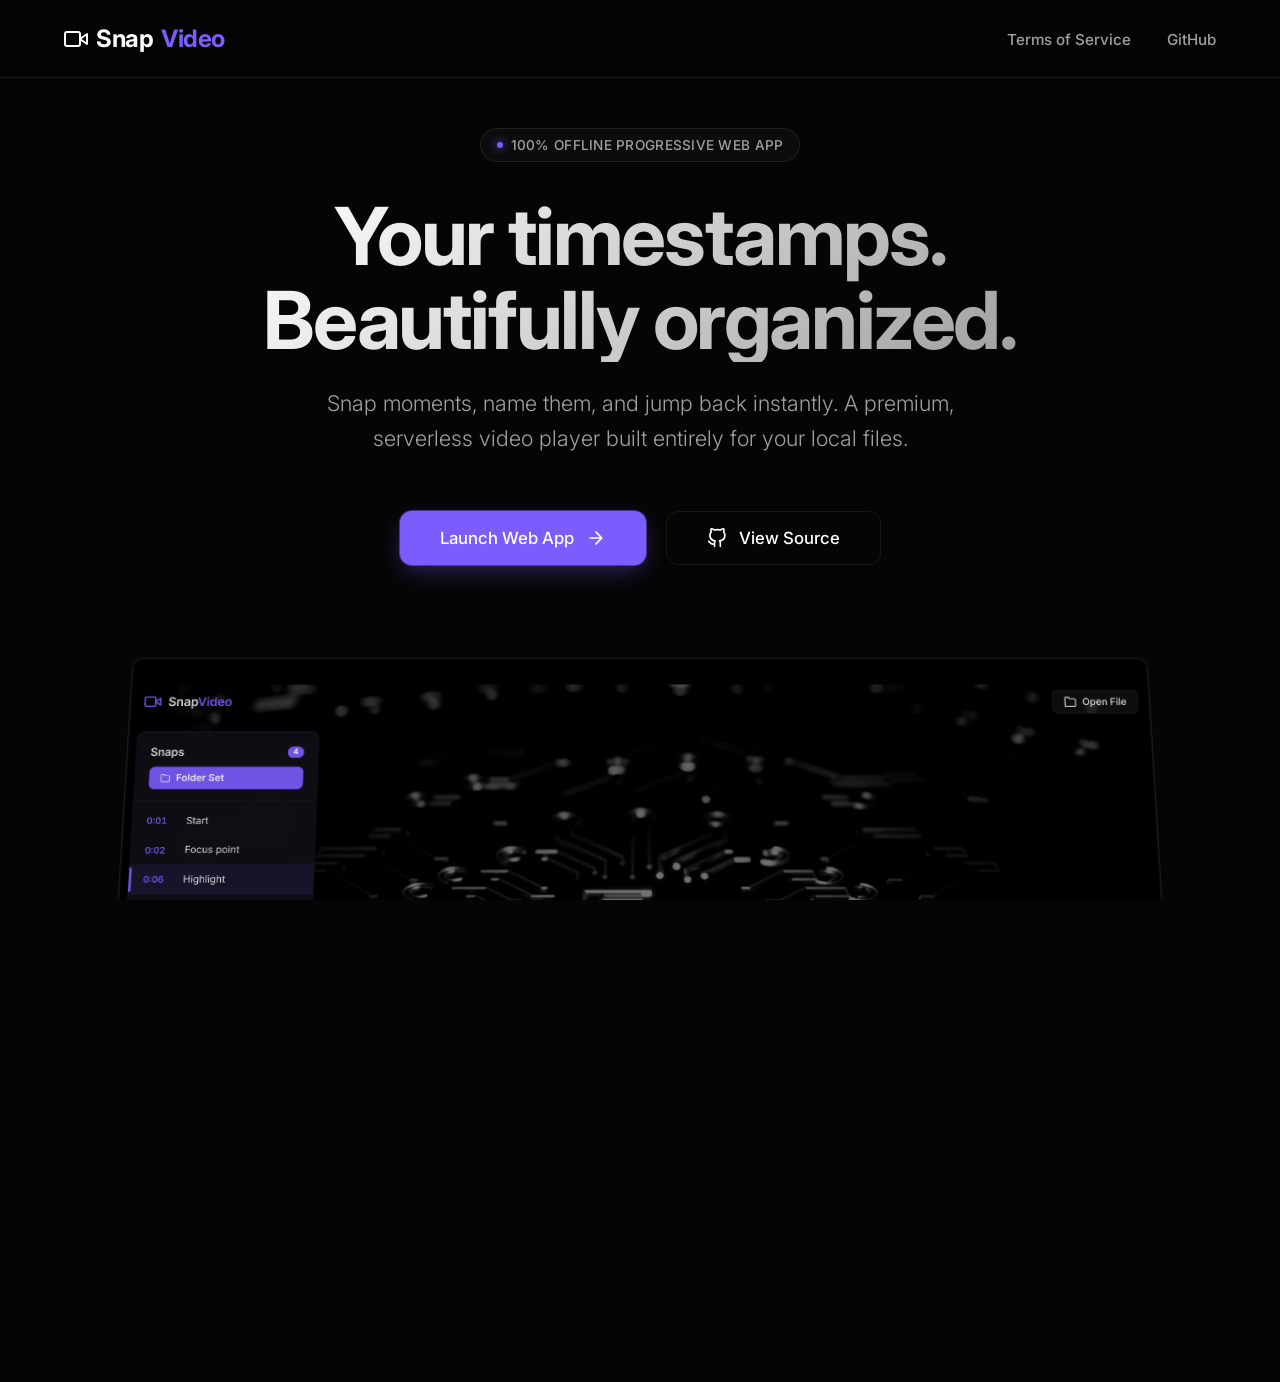
<file: index.html>
<!DOCTYPE html>
<html lang="en">

<head>
  <meta charset="UTF-8">
  <meta name="viewport" content="width=device-width, initial-scale=1.0">
  <title>SnapVideo — Timestamp Bookmark Player</title>
  <meta name="description"
    content="A minimalistic video player with timestamp bookmarking. Snap moments, name them, jump back instantly.">
  <meta name="author" content="Tanay Kumar Bera">
  <meta name="keywords" content="video player, timestamp bookmark, snapvideo, offline player, timestamps">
  <meta property="og:title" content="SnapVideo — Timestamp Bookmark Player">
  <meta property="og:description"
    content="A minimalistic video player with timestamp bookmarking. Snap moments, name them, jump back instantly.">
  <meta property="og:image" content="icons/icon-512.png">
  <meta property="og:url" content="https://tanaykumarbera.github.io/snap-video/">
  <meta name="twitter:card" content="summary_large_image">
  <meta name="theme-color" content="#7c5cfc">
  <link rel="icon" type="image/png" sizes="192x192" href="icons/icon-192.png">
  <link rel="preconnect" href="https://fonts.googleapis.com">
  <link rel="preconnect" href="https://fonts.gstatic.com" crossorigin>
  <link href="https://fonts.googleapis.com/css2?family=Inter:wght@300;400;500;600;700&display=swap" rel="stylesheet">
  <style>
    :root {
      --bg: #050505;
      --text: #ffffff;
      --text-muted: #a0a0a0;
      --accent: #7c5cfc;
      --accent-glow: rgba(124, 92, 252, 0.4);
      --surface: rgba(255, 255, 255, 0.03);
      --surface-border: rgba(255, 255, 255, 0.08);
    }

    * {
      box-sizing: border-box;
    }

    body,
    html {
      margin: 0;
      padding: 0;
      width: 100%;
      height: 100%;
      background-color: var(--bg);
      color: var(--text);
      font-family: 'Inter', sans-serif;
      overflow-x: hidden;
      scroll-behavior: smooth;
    }

    /* Animated background orbs */
    .bg-orbs {
      position: fixed;
      top: 0;
      left: 0;
      width: 100vw;
      height: 100vh;
      overflow: hidden;
      z-index: -1;
      pointer-events: none;
    }

    .orb {
      position: absolute;
      border-radius: 50%;
      filter: blur(120px);
      opacity: 0.5;
      animation: float 20s infinite ease-in-out alternate;
    }

    .orb-1 {
      top: -10%;
      left: -10%;
      width: 50vw;
      height: 50vw;
      background: rgba(124, 92, 252, 0.3);
      animation-delay: 0s;
    }

    .orb-2 {
      bottom: -20%;
      right: -10%;
      width: 60vw;
      height: 60vw;
      background: rgba(45, 20, 150, 0.3);
      animation-delay: -5s;
    }

    .orb-3 {
      top: 40%;
      left: 60%;
      width: 40vw;
      height: 40vw;
      background: rgba(200, 100, 255, 0.15);
      animation-delay: -10s;
    }

    @keyframes float {
      0% {
        transform: translate(0, 0) scale(1);
      }

      50% {
        transform: translate(5%, 10%) scale(1.1);
      }

      100% {
        transform: translate(-5%, -5%) scale(0.9);
      }
    }

    /* Header styling with glassmorphism */
    header {
      padding: 1.5rem 4rem;
      display: flex;
      justify-content: space-between;
      align-items: center;
      position: fixed;
      top: 0;
      width: 100%;
      z-index: 100;
      background: rgba(5, 5, 5, 0.5);
      backdrop-filter: blur(12px);
      -webkit-backdrop-filter: blur(12px);
      border-bottom: 1px solid var(--surface-border);
      transition: all 0.3s ease;
    }

    .brand {
      font-size: 1.5rem;
      font-weight: 700;
      display: flex;
      align-items: center;
      gap: 0.5rem;
      text-decoration: none;
      color: var(--text);
      letter-spacing: -0.02em;
    }

    .brand svg {
      color: var(--text);
    }

    .brand-accent {
      color: var(--accent);
    }

    .nav-links a {
      color: var(--text-muted);
      text-decoration: none;
      margin-left: 2rem;
      font-size: 0.95rem;
      font-weight: 500;
      transition: color 0.2s ease;
    }

    .nav-links a:hover {
      color: var(--text);
    }

    /* Main Hero Area */
    main {
      min-height: 100vh;
      display: flex;
      flex-direction: column;
      justify-content: center;
      align-items: center;
      text-align: center;
      padding: 8rem 2rem 4rem;
      position: relative;
    }

    /* Staggered text animations */
    .fade-up {
      opacity: 0;
      transform: translateY(30px);
      animation: fadeUpAnim 1s cubic-bezier(0.16, 1, 0.3, 1) forwards;
    }

    .delay-1 {
      animation-delay: 0.1s;
    }

    .delay-2 {
      animation-delay: 0.2s;
    }

    .delay-3 {
      animation-delay: 0.3s;
    }

    .delay-4 {
      animation-delay: 0.5s;
    }

    @keyframes fadeUpAnim {
      to {
        opacity: 1;
        transform: translateY(0);
      }
    }

    .pill {
      display: inline-flex;
      align-items: center;
      gap: 0.5rem;
      padding: 0.5rem 1rem;
      border-radius: 99px;
      background: var(--surface);
      border: 1px solid var(--surface-border);
      color: var(--text-muted);
      font-size: 0.85rem;
      font-weight: 500;
      margin-bottom: 2rem;
      letter-spacing: 0.02em;
      text-transform: uppercase;
    }

    .pill .dot {
      width: 6px;
      height: 6px;
      border-radius: 50%;
      background: var(--accent);
      box-shadow: 0 0 10px var(--accent);
    }

    h1 {
      font-size: 5rem;
      font-weight: 700;
      line-height: 1.05;
      margin: 0 0 1.5rem 0;
      max-width: 900px;
      letter-spacing: -0.03em;
      background: linear-gradient(135deg, #ffffff 0%, #a0a0a0 100%);
      -webkit-background-clip: text;
      background-clip: text;
      -webkit-text-fill-color: transparent;
    }

    p.subtitle {
      font-size: 1.35rem;
      color: var(--text-muted);
      max-width: 650px;
      margin: 0 auto 3.5rem auto;
      line-height: 1.6;
      font-weight: 300;
    }

    /* Buttons */
    .cta-container {
      display: flex;
      gap: 1.25rem;
      justify-content: center;
    }

    .btn {
      display: inline-flex;
      align-items: center;
      justify-content: center;
      padding: 1rem 2.5rem;
      font-size: 1.05rem;
      font-weight: 500;
      border-radius: 12px;
      text-decoration: none;
      transition: all 0.3s cubic-bezier(0.16, 1, 0.3, 1);
      cursor: pointer;
      border: none;
      gap: 0.75rem;
      position: relative;
      overflow: hidden;
    }

    .btn-primary {
      background-color: var(--accent);
      color: white;
      box-shadow: 0 0 0 1px rgba(124, 92, 252, 0.5), 0 8px 24px -4px var(--accent-glow);
    }

    .btn-primary::before {
      content: '';
      position: absolute;
      top: 0;
      left: 0;
      width: 100%;
      height: 100%;
      background: linear-gradient(rgba(255, 255, 255, 0.2), transparent);
      opacity: 0;
      transition: opacity 0.3s ease;
    }

    .btn-primary:hover {
      box-shadow: 0 0 0 1px rgba(124, 92, 252, 0.8), 0 12px 32px 0 var(--accent-glow);
      transform: translateY(-2px);
    }

    .btn-primary:hover::before {
      opacity: 1;
    }

    .btn-secondary {
      background-color: transparent;
      color: var(--text);
      border: 1px solid var(--surface-border);
      backdrop-filter: blur(10px);
    }

    .btn-secondary:hover {
      background-color: var(--surface);
      border-color: rgba(255, 255, 255, 0.2);
      transform: translateY(-2px);
    }

    /* 3D Floating Hero Image */
    .hero-mockup-wrapper {
      margin-top: 5rem;
      width: 100%;
      max-width: 1050px;
      perspective: 1200px;
    }

    .hero-mockup {
      width: 100%;
      aspect-ratio: 16 / 9;
      background: #000;
      border-radius: 12px;
      border: 1px solid rgba(255, 255, 255, 0.1);
      box-shadow: 0 25px 50px -12px rgba(0, 0, 0, 0.5);
      overflow: hidden;
      transform: rotateX(8deg);
      transition: transform 0.5s ease;
      animation: float-mockup 6s infinite ease-in-out alternate;
    }

    .hero-mockup:hover {
      transform: rotateX(2deg) rotateY(0deg) scale(1.02);
      animation-play-state: paused;
    }

    @keyframes float-mockup {
      0% {
        transform: translateY(0px) rotateX(8deg);
      }

      100% {
        transform: translateY(-15px) rotateX(6deg);
      }
    }

    .hero-mockup-inner {
      border-radius: 12px;
      overflow: hidden;
      background: #000;
      position: relative;
      aspect-ratio: 16/9;
      display: flex;
      align-items: center;
      justify-content: center;
    }

    .hero-mockup-inner::after {
      content: '';
      position: absolute;
      top: 0;
      left: 0;
      right: 0;
      bottom: 0;
      box-shadow: inset 0 0 0 1px rgba(255, 255, 255, 0.05);
      pointer-events: none;
      border-radius: 12px;
    }

    .mockup-img {
      width: 100%;
      height: 100%;
      object-fit: contain;
      opacity: 0.9;
    }

    @media (max-width: 768px) {
      header {
        padding: 1.25rem 2rem;
      }

      h1 {
        font-size: 3rem;
      }

      p.subtitle {
        font-size: 1.15rem;
      }

      .cta-container {
        flex-direction: column;
        width: 100%;
        max-width: 300px;
        margin: 0 auto;
      }

      .nav-links {
        display: none;
      }

      .hero-mockup {
        transform: none !important;
        animation: none !important;
      }
    }
  </style>
</head>

<body>

  <!-- Animated Orbs Background -->
  <div class="bg-orbs">
    <div class="orb orb-1"></div>
    <div class="orb orb-2"></div>
    <div class="orb orb-3"></div>
  </div>

  <header>
    <a href="#" class="brand">
      <svg width="24" height="24" viewBox="0 0 24 24" fill="none" stroke="currentColor" stroke-width="2"
        stroke-linecap="round" stroke-linejoin="round">
        <polygon points="23 7 16 12 23 17 23 7" />
        <rect x="1" y="5" width="15" height="14" rx="2" ry="2" />
      </svg>
      Snap<span class="brand-accent">Video</span>
    </a>
    <nav class="nav-links">
      <a href="terms.html">Terms of Service</a>
      <a href="https://github.com/tanaykumarbera/snap-video" target="_blank" rel="noopener">GitHub</a>
    </nav>
  </header>

  <main>
    <div class="pill fade-up delay-1">
      <span class="dot"></span> 100% Offline Progressive Web App
    </div>

    <h1 class="fade-up delay-2">Your timestamps. <br>Beautifully organized.</h1>

    <p class="subtitle fade-up delay-3">
      Snap moments, name them, and jump back instantly.
      A premium, serverless video player built entirely for your local files.
    </p>

    <div class="cta-container fade-up delay-4">
      <a href="app/" class="btn btn-primary">
        Launch Web App
        <svg width="20" height="20" viewBox="0 0 24 24" fill="none" stroke="currentColor" stroke-width="2"
          stroke-linecap="round" stroke-linejoin="round">
          <path d="M5 12h14M12 5l7 7-7 7" />
        </svg>
      </a>
      <a href="https://github.com/tanaykumarbera/snap-video" class="btn btn-secondary" target="_blank" rel="noopener">
        <svg width="20" height="20" viewBox="0 0 24 24" fill="none" stroke="currentColor" stroke-width="2"
          stroke-linecap="round" stroke-linejoin="round">
          <path
            d="M9 19c-5 1.5-5-2.5-7-3m14 6v-3.87a3.37 3.37 0 0 0-.94-2.61c3.14-.35 6.44-1.54 6.44-7A5.44 5.44 0 0 0 20 4.77 5.07 5.07 0 0 0 19.91 1S18.73.65 16 2.48a13.38 13.38 0 0 0-7 0C6.27.65 5.09 1 5.09 1A5.07 5.07 0 0 0 5 4.77a5.44 5.44 0 0 0-1.5 3.78c0 5.42 3.3 6.61 6.44 7A3.37 3.37 0 0 0 9 18.13V22" />
        </svg>
        View Source
      </a>
    </div>

    <!-- 3D Floating Mockup -->
    <div class="hero-mockup-wrapper fade-up delay-4">
      <div class="hero-mockup">
        <div class="hero-mockup-inner">
          <img src="screenshots/player.png" alt="SnapVideo Editor Preview" class="mockup-img"
            onerror="this.src='data:image/svg+xml;utf8,<svg xmlns=\'http://www.w3.org/2000/svg\' viewBox=\'0 0 16 9\'><rect width=\'16\' height=\'9\' fill=\'%23111\'/><text x=\'50%\' y=\'50%\' font-family=\'sans-serif\' font-size=\'0.5\' fill=\'%23666\' text-anchor=\'middle\' dy=\'.3em\'>App Preview Screenshot</text></svg>'">
        </div>
      </div>
    </div>
  </main>

  <footer
    style="text-align: center; padding: 2rem; color: var(--text-muted); font-size: 0.9rem; position: relative; z-index: 10;">
    💜 <a href="https://tanay.co" target="_blank" rel="noopener"
      style="color: var(--accent); text-decoration: none; font-weight: 500;">@tanay</a>
  </footer>

  <script>
    // Enhance 3D effect on mouse move
    const wrapper = document.querySelector('.hero-mockup-wrapper');
    const mockup = document.querySelector('.hero-mockup');
    const bgOrbs = document.querySelector('.bg-orbs');

    if (window.innerWidth > 768) {
      document.addEventListener('mousemove', (e) => {
        const xAxis = (window.innerWidth / 2 - e.pageX) / 40;
        const yAxis = (window.innerHeight / 2 - e.pageY) / 40;

        if (mockup) {
          mockup.style.animation = 'none';
          mockup.style.transform = `rotateY(${xAxis}deg) rotateX(${yAxis + 8}deg)`;
        }

        if (bgOrbs) {
          bgOrbs.style.transform = `translate(${xAxis * -4}px, ${yAxis * -4}px)`;
        }
      });

      document.addEventListener('mouseleave', () => {
        if (mockup) {
          mockup.style.animation = '';
          mockup.style.transform = `rotateY(0deg) rotateX(8deg)`;
          mockup.style.transition = 'transform 0.5s ease';
        }
        if (bgOrbs) {
          bgOrbs.style.transform = `translate(0px, 0px)`;
          bgOrbs.style.transition = 'transform 0.5s ease';
        }
      });

      document.addEventListener('mouseenter', () => {
        if (mockup) mockup.style.transition = 'none';
        if (bgOrbs) bgOrbs.style.transition = 'none';
      });
    }

    // Simple click to open App
    if (wrapper) {
      wrapper.style.cursor = 'pointer';
      wrapper.addEventListener('click', () => {
        window.location.href = 'app/';
      });
    }
  </script>
</body>

</html>
</file>
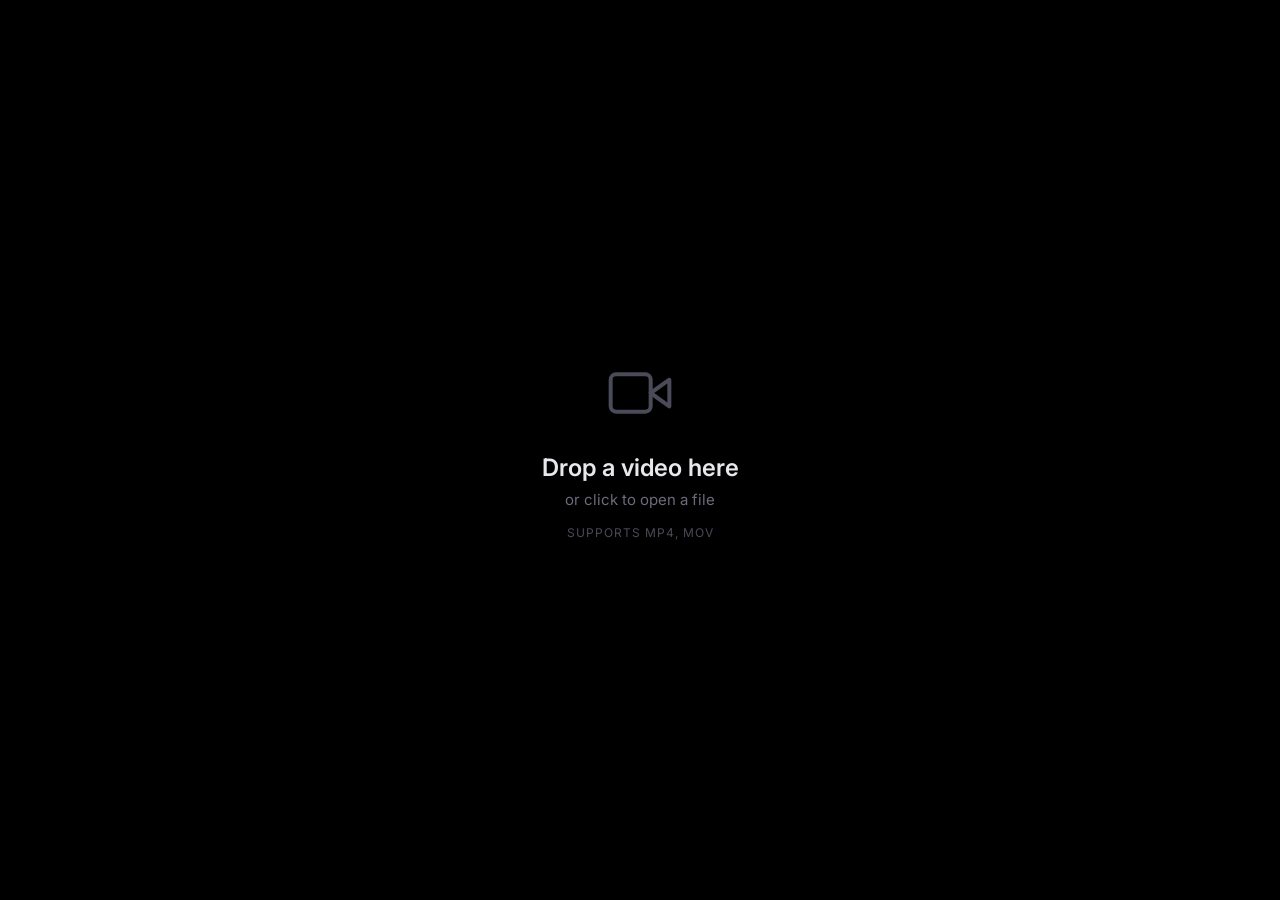
<file: app/index.html>
<!DOCTYPE html>
<html lang="en">

<head>
  <meta charset="UTF-8">
  <meta name="viewport" content="width=device-width, initial-scale=1.0">
  <title>SnapVideo — Timestamp Bookmark Player</title>
  <meta name="description"
    content="A minimalistic video player with timestamp bookmarking. Snap moments, name them, jump back instantly.">
  <meta name="theme-color" content="#7c5cfc">
  <meta name="apple-mobile-web-app-capable" content="yes">
  <meta name="apple-mobile-web-app-status-bar-style" content="black-translucent">
  <link rel="manifest" href="../manifest.json">
  <link rel="icon" type="image/png" sizes="192x192" href="../icons/icon-192.png">
  <link rel="apple-touch-icon" href="../icons/icon-192.png">
  <link rel="preconnect" href="https://fonts.googleapis.com">
  <link rel="preconnect" href="https://fonts.gstatic.com" crossorigin>
  <link href="https://fonts.googleapis.com/css2?family=Inter:wght@400;500;600;700&display=swap" rel="stylesheet">
  <link rel="stylesheet" href="../styles.css">
</head>

<body>
  <!-- ═══ VIDEO LAYER (always fullscreen) ═══ -->
  <video id="video" playsinline></video>

  <!-- ═══ DROP ZONE (shown when no video loaded) ═══ -->
  <div id="dropZone" class="drop-zone">
    <div class="drop-zone__content">
      <div class="drop-zone__icon">
        <svg width="64" height="64" viewBox="0 0 24 24" fill="none" stroke="currentColor" stroke-width="1.5"
          stroke-linecap="round" stroke-linejoin="round">
          <polygon points="23 7 16 12 23 17 23 7" />
          <rect x="1" y="5" width="15" height="14" rx="2" ry="2" />
        </svg>
      </div>
      <h2 class="drop-zone__title">Drop a video here</h2>
      <p class="drop-zone__subtitle">or click to open a file</p>
      <p class="drop-zone__formats">Supports MP4, MOV</p>
    </div>
  </div>

  <!-- ═══ TINT OVERLAY (dark overlay when controls visible) ═══ -->
  <div id="tintOverlay" class="tint-overlay"></div>

  <!-- ═══ TOP BAR ═══ -->
  <header id="topBar" class="top-bar">
    <div class="top-bar__brand">
      <svg class="top-bar__icon" width="24" height="24" viewBox="0 0 24 24" fill="none" stroke="currentColor"
        stroke-width="2" stroke-linecap="round" stroke-linejoin="round">
        <polygon points="23 7 16 12 23 17 23 7" />
        <rect x="1" y="5" width="15" height="14" rx="2" ry="2" />
      </svg>
      <span class="top-bar__name">Snap<span class="top-bar__name--accent">Video</span></span>
    </div>
    <button id="openFileBtn" class="btn btn--ghost">
      <svg width="18" height="18" viewBox="0 0 24 24" fill="none" stroke="currentColor" stroke-width="2"
        stroke-linecap="round" stroke-linejoin="round">
        <path d="M22 19a2 2 0 0 1-2 2H4a2 2 0 0 1-2-2V5a2 2 0 0 1 2-2h5l2 3h9a2 2 0 0 1 2 2z" />
      </svg>
      Open File
    </button>
  </header>

  <!-- ═══ LEFT SNAP PANEL ═══ -->
  <aside id="snapPanel" class="snap-panel">
    <div class="snap-panel__header">
      <div class="snap-panel__header-top">
        <h3 class="snap-panel__title">Snaps</h3>
        <span id="snapCount" class="snap-panel__count">0</span>
      </div>
      <button id="setFolderBtn" class="btn btn--tiny btn--ghost" title="Set snap storage folder">
        <svg width="14" height="14" viewBox="0 0 24 24" fill="none" stroke="currentColor" stroke-width="2"
          stroke-linecap="round" stroke-linejoin="round">
          <path d="M22 19a2 2 0 0 1-2 2H4a2 2 0 0 1-2-2V5a2 2 0 0 1 2-2h5l2 3h9a2 2 0 0 1 2 2z" />
        </svg>
        <span id="folderStatus">Set Folder</span>
      </button>
    </div>
    <div id="snapList" class="snap-panel__list">
      <div class="snap-panel__empty">
        <p>No snaps yet</p>
        <p class="snap-panel__empty-hint">Click 📸 to bookmark a moment</p>
      </div>
    </div>
    <div class="snap-panel__footer">
      <span class="snap-panel__toggle-label">Autoplay on Jump</span>
      <label class="toggle" id="autoplayToggle">
        <input type="checkbox" id="autoplayCheckbox" checked>
        <span class="toggle__slider"></span>
      </label>
    </div>
  </aside>

  <!-- ═══ LEFT EDGE HOVER ZONE (invisible trigger) ═══ -->
  <div id="leftEdge" class="left-edge-trigger"></div>

  <!-- ═══ BOTTOM EDGE HOVER ZONE (invisible trigger) ═══ -->
  <div id="bottomEdge" class="bottom-edge-trigger"></div>

  <!-- ═══ BOTTOM CONTROLS ═══ -->
  <div id="bottomControls" class="bottom-controls">
    <!-- Seek bar -->
    <div class="seek-bar-container">
      <div id="seekBarTrack" class="seek-bar__track">
        <div id="seekBarBuffered" class="seek-bar__buffered"></div>
        <div id="seekBarFill" class="seek-bar__fill"></div>
        <div id="seekBarThumb" class="seek-bar__thumb"></div>
      </div>
      <div id="seekTooltip" class="seek-bar__tooltip">0:00</div>
    </div>

    <!-- Controls row -->
    <div class="controls-row">
      <!-- Left: time -->
      <div class="controls-row__left">
        <span id="timeDisplay" class="time-display">0:00 / 0:00</span>
      </div>

      <!-- Center: playback -->
      <div class="controls-row__center">
        <button id="skipBackBtn" class="btn btn--control" title="Back 10s">
          <svg width="22" height="22" viewBox="0 0 24 24" fill="none" stroke="currentColor" stroke-width="2"
            stroke-linecap="round" stroke-linejoin="round">
            <polyline points="1 4 1 10 7 10" />
            <path d="M3.51 15a9 9 0 1 0 2.13-9.36L1 10" />
          </svg>
          <span class="btn__label">10</span>
        </button>
        <button id="playPauseBtn" class="btn btn--play" title="Play / Pause">
          <svg id="playIcon" width="28" height="28" viewBox="0 0 24 24" fill="currentColor">
            <polygon points="5 3 19 12 5 21 5 3" />
          </svg>
          <svg id="pauseIcon" width="28" height="28" viewBox="0 0 24 24" fill="currentColor" style="display:none">
            <rect x="6" y="4" width="4" height="16" />
            <rect x="14" y="4" width="4" height="16" />
          </svg>
        </button>
        <button id="skipForwardBtn" class="btn btn--control" title="Forward 10s">
          <svg width="22" height="22" viewBox="0 0 24 24" fill="none" stroke="currentColor" stroke-width="2"
            stroke-linecap="round" stroke-linejoin="round">
            <polyline points="23 4 23 10 17 10" />
            <path d="M20.49 15a9 9 0 1 1-2.12-9.36L23 10" />
          </svg>
          <span class="btn__label">10</span>
        </button>
      </div>

      <!-- Right: snap + speed -->
      <div class="controls-row__right">
        <button id="snapBtn" class="btn btn--snap" title="Snap this moment">
          <svg width="20" height="20" viewBox="0 0 24 24" fill="none" stroke="currentColor" stroke-width="2"
            stroke-linecap="round" stroke-linejoin="round">
            <path d="M23 19a2 2 0 0 1-2 2H3a2 2 0 0 1-2-2V8a2 2 0 0 1 2-2h4l2-3h6l2 3h4a2 2 0 0 1 2 2z" />
            <circle cx="12" cy="13" r="4" />
          </svg>
          <span>Snap</span>
        </button>
        <div id="speedSelector" class="speed-selector">
          <button id="speedBtn" class="btn btn--speed" title="Playback speed">1x</button>
          <div id="speedMenu" class="speed-selector__menu">
            <button data-speed="0.5">0.5×</button>
            <button data-speed="1" class="active">1×</button>
            <button data-speed="1.5">1.5×</button>
            <button data-speed="2">2×</button>
            <button data-speed="3">3×</button>
          </div>
        </div>
        <button id="fullscreenBtn" class="btn btn--control" title="Toggle fullscreen">
          <svg id="fsExpandIcon" width="20" height="20" viewBox="0 0 24 24" fill="none" stroke="currentColor"
            stroke-width="2" stroke-linecap="round" stroke-linejoin="round">
            <polyline points="15 3 21 3 21 9" />
            <polyline points="9 21 3 21 3 15" />
            <line x1="21" y1="3" x2="14" y2="10" />
            <line x1="3" y1="21" x2="10" y2="14" />
          </svg>
          <svg id="fsCompressIcon" width="20" height="20" viewBox="0 0 24 24" fill="none" stroke="currentColor"
            stroke-width="2" stroke-linecap="round" stroke-linejoin="round" style="display:none">
            <polyline points="4 14 10 14 10 20" />
            <polyline points="20 10 14 10 14 4" />
            <line x1="14" y1="10" x2="21" y2="3" />
            <line x1="3" y1="21" x2="10" y2="14" />
          </svg>
        </button>
      </div>
    </div>
  </div>

  <!-- ═══ SNAP MODAL ═══ -->
  <div id="snapModal" class="modal-overlay">
    <div class="modal">
      <div class="modal__header">
        <h3 class="modal__title">Snap this moment</h3>
        <span id="modalTimestamp" class="modal__timestamp">0:00</span>
      </div>
      <input id="snapNameInput" class="modal__input" type="text" placeholder="Name this moment..." maxlength="80"
        autocomplete="off">
      <div class="modal__actions">
        <button id="modalCancelBtn" class="btn btn--ghost">Cancel</button>
        <button id="modalSnapBtn" class="btn btn--accent">
          Snap It
          <svg width="16" height="16" viewBox="0 0 24 24" fill="none" stroke="currentColor" stroke-width="3"
            stroke-linecap="round" stroke-linejoin="round">
            <polyline points="20 6 9 17 4 12" />
          </svg>
        </button>
      </div>
    </div>
  </div>

  <!-- Hidden file input -->
  <input type="file" id="fileInput" accept="video/mp4,video/quicktime,.mp4,.mov" hidden>

  <div id="playbackStatus" class="playback-status"></div>

  <script src="../app.js"></script>
  <script>
    if ('serviceWorker' in navigator) {
      window.addEventListener('load', () => {
        navigator.serviceWorker.register('/service-worker.js')
          .then(reg => console.log('Service Worker registered:', reg))
          .catch(err => console.log('Service Worker registration failed:', err));
      });
    }
  </script>
</body>

</html>
</file>
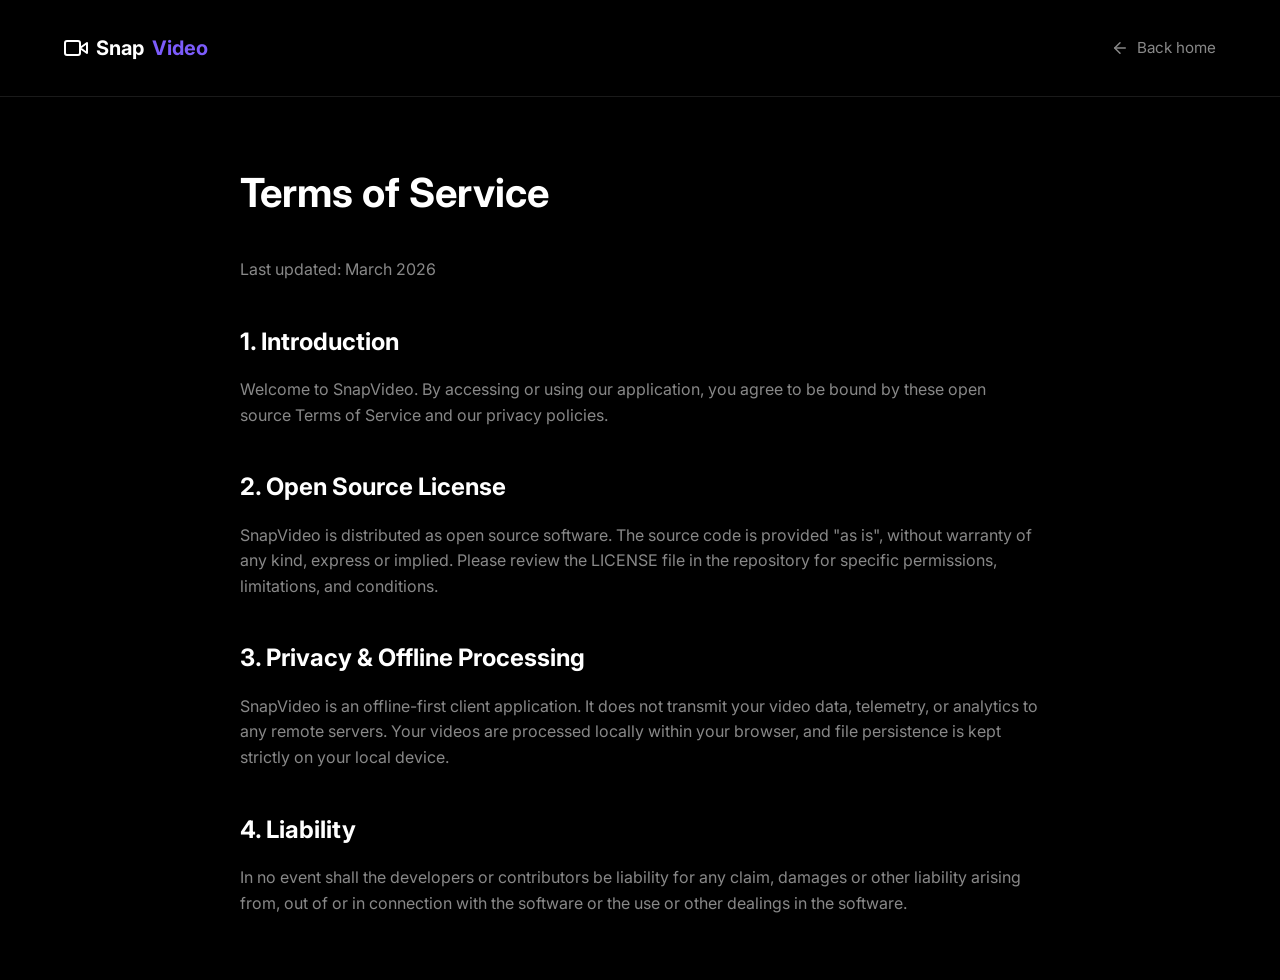
<file: terms.html>
<!DOCTYPE html>
<html lang="en">
<head>
  <meta charset="UTF-8">
  <meta name="viewport" content="width=device-width, initial-scale=1.0">
  <title>Terms — SnapVideo</title>
  <meta name="theme-color" content="#7c5cfc">
  <link rel="preconnect" href="https://fonts.googleapis.com">
  <link rel="preconnect" href="https://fonts.gstatic.com" crossorigin>
  <link href="https://fonts.googleapis.com/css2?family=Inter:wght@400;500;600;700&display=swap" rel="stylesheet">
  <style>
    :root {
      --bg: #000000;
      --bg-surface: #111111;
      --text: #ffffff;
      --text-muted: #888888;
      --accent: #7c5cfc;
    }
    body, html {
      margin: 0;
      padding: 0;
      min-height: 100%;
      background-color: var(--bg);
      color: var(--text);
      font-family: 'Inter', sans-serif;
      line-height: 1.6;
    }
    
    header {
      padding: 2rem 4rem;
      border-bottom: 1px solid rgba(255, 255, 255, 0.1);
      display: flex;
      justify-content: space-between;
      align-items: center;
    }
    
    .brand {
      font-size: 1.25rem;
      font-weight: 700;
      display: flex;
      align-items: center;
      gap: 0.5rem;
      text-decoration: none;
      color: var(--text);
    }
    .brand-accent {
      color: var(--accent);
    }
    
    main {
      max-width: 800px;
      margin: 4rem auto;
      padding: 0 2rem;
    }

    h1 {
      font-size: 2.5rem;
      margin-bottom: 2rem;
    }

    h2 {
      font-size: 1.5rem;
      margin-top: 2.5rem;
      margin-bottom: 1rem;
      color: var(--text);
    }

    p {
      color: var(--text-muted);
      margin-bottom: 1rem;
    }

    .back-btn {
      display: inline-flex;
      align-items: center;
      gap: 0.5rem;
      color: var(--text-muted);
      text-decoration: none;
      font-size: 0.95rem;
      transition: color 0.2s;
    }
    .back-btn:hover {
      color: var(--text);
    }
  </style>
</head>
<body>

  <header>
    <a href="landing.html" class="brand">
      <svg width="24" height="24" viewBox="0 0 24 24" fill="none" stroke="currentColor" stroke-width="2" stroke-linecap="round" stroke-linejoin="round">
        <polygon points="23 7 16 12 23 17 23 7" />
        <rect x="1" y="5" width="15" height="14" rx="2" ry="2" />
      </svg>
      Snap<span class="brand-accent">Video</span>
    </a>
    <a href="landing.html" class="back-btn">
      <svg width="18" height="18" viewBox="0 0 24 24" fill="none" stroke="currentColor" stroke-width="2" stroke-linecap="round" stroke-linejoin="round">
        <line x1="19" y1="12" x2="5" y2="12"></line>
        <polyline points="12 19 5 12 12 5"></polyline>
      </svg>
      Back home
    </a>
  </header>

  <main>
    <h1>Terms of Service</h1>
    <p>Last updated: March 2026</p>

    <h2>1. Introduction</h2>
    <p>Welcome to SnapVideo. By accessing or using our application, you agree to be bound by these open source Terms of Service and our privacy policies.</p>

    <h2>2. Open Source License</h2>
    <p>SnapVideo is distributed as open source software. The source code is provided "as is", without warranty of any kind, express or implied. Please review the LICENSE file in the repository for specific permissions, limitations, and conditions.</p>

    <h2>3. Privacy & Offline Processing</h2>
    <p>SnapVideo is an offline-first client application. It does not transmit your video data, telemetry, or analytics to any remote servers. Your videos are processed locally within your browser, and file persistence is kept strictly on your local device.</p>

    <h2>4. Liability</h2>
    <p>In no event shall the developers or contributors be liability for any claim, damages or other liability arising from, out of or in connection with the software or the use or other dealings in the software.</p>
  </main>

</body>
</html>
</file>
<file: styles.css>
/* ═══════════════════════════════════════════════════
   SnapVideo — Styles
   Fullscreen-first, glassmorphism, auto-hiding UI
   ═══════════════════════════════════════════════════ */

/* ─── Design Tokens ─── */
:root {
  --bg: #000;
  --surface: rgba(20, 20, 30, 0.75);
  --surface-hover: rgba(30, 30, 45, 0.85);
  --accent: #7c5cfc;
  --accent-glow: rgba(124, 92, 252, 0.3);
  --accent-hover: #9178ff;
  --text: #e8e8ec;
  --text-secondary: #6b6b7b;
  --text-dim: #4a4a58;
  --border: rgba(255, 255, 255, 0.08);
  --border-light: rgba(255, 255, 255, 0.12);
  --tint: rgba(0, 0, 0, 0.5);
  --radius: 12px;
  --radius-sm: 8px;
  --radius-xs: 6px;
  --blur: blur(24px);
  --transition: 0.35s cubic-bezier(0.4, 0, 0.2, 1);
  --transition-fast: 0.2s cubic-bezier(0.4, 0, 0.2, 1);
}

/* ─── Reset ─── */
*,
*::before,
*::after {
  margin: 0;
  padding: 0;
  box-sizing: border-box;
}

html,
body {
  width: 100%;
  height: 100%;
  overflow: hidden;
  background: var(--bg);
  font-family: 'Inter', -apple-system, BlinkMacSystemFont, sans-serif;
  color: var(--text);
  cursor: none;
  user-select: none;
  -webkit-font-smoothing: antialiased;
}

body.has-cursor {
  cursor: default;
}

body.controls-visible {
  cursor: default;
}

/* ─── Video (full viewport) ─── */
#video {
  position: fixed;
  top: 0;
  left: 0;
  width: 100%;
  height: 100%;
  object-fit: contain;
  background: #000;
  z-index: 1;
}

/* ─── Drop Zone ─── */
.drop-zone {
  position: fixed;
  inset: 0;
  z-index: 100;
  display: flex;
  align-items: center;
  justify-content: center;
  background: var(--bg);
  cursor: pointer;
  transition: background var(--transition);
}

.drop-zone.hidden {
  display: none;
}

.drop-zone.drag-over {
  background: rgba(124, 92, 252, 0.05);
}

.drop-zone__content {
  text-align: center;
}

.drop-zone__icon {
  color: var(--text-dim);
  margin-bottom: 24px;
  transition: color var(--transition), transform var(--transition);
}

.drop-zone.drag-over .drop-zone__icon {
  color: var(--accent);
  transform: scale(1.1);
}

.drop-zone__title {
  font-size: 24px;
  font-weight: 600;
  color: var(--text);
  margin-bottom: 8px;
}

.drop-zone__subtitle {
  font-size: 15px;
  color: var(--text-secondary);
  margin-bottom: 16px;
}

.drop-zone__formats {
  font-size: 12px;
  color: var(--text-dim);
  text-transform: uppercase;
  letter-spacing: 1px;
}

/* ─── Tint Overlay ─── */
.tint-overlay {
  position: fixed;
  inset: 0;
  background: var(--tint);
  z-index: 5;
  opacity: 0;
  pointer-events: none;
  transition: opacity var(--transition);
}

.tint-overlay.visible {
  opacity: 1;
}

/* ─── Top Bar ─── */
.top-bar {
  position: fixed;
  top: 0;
  left: 0;
  right: 0;
  height: 56px;
  display: flex;
  align-items: center;
  justify-content: space-between;
  padding: 0 24px;
  z-index: 20;
  opacity: 0;
  transform: translateY(-10px);
  transition: opacity var(--transition), transform var(--transition);
  pointer-events: none;
}

.top-bar.visible {
  opacity: 1;
  transform: translateY(0);
  pointer-events: auto;
}

/* ─── Playback Status Flash ─── */
.playback-status {
  position: fixed;
  top: 80px;
  right: 40px;
  z-index: 100;
  font-size: 48px;
  font-weight: 800;
  color: #fff;
  opacity: 0;
  transform: translateY(-10px);
  transition: opacity var(--transition), transform var(--transition);
  pointer-events: none;
  text-transform: uppercase;
  letter-spacing: 2px;
}

.playback-status.visible {
  opacity: 0.2;
  transform: translateY(0);
}

.top-bar__brand {
  display: flex;
  align-items: center;
  gap: 10px;
}

.top-bar__icon {
  color: var(--accent);
}

.top-bar__name {
  font-size: 18px;
  font-weight: 600;
  letter-spacing: -0.3px;
  color: var(--text);
}

.top-bar__name--accent {
  color: var(--accent);
}

/* ─── Buttons ─── */
.btn {
  display: inline-flex;
  align-items: center;
  gap: 8px;
  padding: 8px 16px;
  border: none;
  border-radius: var(--radius-sm);
  font-family: inherit;
  font-size: 14px;
  font-weight: 500;
  cursor: pointer;
  transition: all var(--transition-fast);
  color: var(--text);
  background: transparent;
  white-space: nowrap;
}

.btn--ghost {
  background: rgba(255, 255, 255, 0.06);
  border: 1px solid var(--border);
}

.btn--ghost:hover {
  background: rgba(255, 255, 255, 0.12);
  border-color: var(--border-light);
}

.btn--accent {
  background: var(--accent);
  color: #fff;
  font-weight: 600;
}

.btn--accent:hover {
  background: var(--accent-hover);
  box-shadow: 0 4px 20px var(--accent-glow);
}

.btn--control {
  position: relative;
  padding: 8px;
  border-radius: 50%;
  background: rgba(255, 255, 255, 0.06);
}

.btn--control:hover {
  background: rgba(255, 255, 255, 0.15);
}

.btn--control .btn__label {
  position: absolute;
  font-size: 9px;
  font-weight: 700;
  top: 50%;
  left: 50%;
  transform: translate(-50%, -50%);
  pointer-events: none;
  margin-top: 1px;
}

.btn--play {
  width: 52px;
  height: 52px;
  padding: 0;
  border-radius: 50%;
  display: flex;
  align-items: center;
  justify-content: center;
  background: var(--accent);
  color: #fff;
  box-shadow: 0 4px 24px var(--accent-glow);
}

.btn--play:hover {
  background: var(--accent-hover);
  transform: scale(1.08);
  box-shadow: 0 6px 32px var(--accent-glow);
}

.btn--play:active {
  transform: scale(0.95);
}

.btn--snap {
  background: rgba(255, 255, 255, 0.06);
  border: 1px solid var(--border);
  padding: 8px 14px;
  border-radius: var(--radius-sm);
}

.btn--snap:hover {
  background: rgba(124, 92, 252, 0.15);
  border-color: var(--accent);
  color: var(--accent);
}

.btn--speed {
  padding: 6px 12px;
  border-radius: var(--radius-xs);
  font-size: 13px;
  font-weight: 600;
  background: rgba(255, 255, 255, 0.06);
  min-width: 44px;
}

.btn--speed:hover {
  background: rgba(255, 255, 255, 0.12);
}

/* ─── Left Snap Panel ─── */
.snap-panel {
  position: fixed;
  top: 72px;
  left: 16px;
  bottom: 120px;
  width: 260px;
  max-height: calc(100vh - 200px);
  z-index: 15;
  display: flex;
  flex-direction: column;
  background: var(--surface);
  backdrop-filter: var(--blur);
  -webkit-backdrop-filter: var(--blur);
  border: 1px solid var(--border);
  border-radius: var(--radius);
  transform: translateX(calc(-100% - 16px));
  opacity: 0;
  transition: transform var(--transition), opacity var(--transition);
  pointer-events: none;
  overflow: hidden;
}

.snap-panel.visible {
  transform: translateX(0);
  opacity: 1;
  pointer-events: auto;
}

.snap-panel__header {
  padding: 20px 20px 16px;
  border-bottom: 1px solid var(--border);
  flex-shrink: 0;
  display: flex;
  flex-direction: column;
  gap: 12px;
}

.snap-panel__header-top {
  display: flex;
  align-items: center;
  justify-content: space-between;
}

.snap-panel__title {
  font-size: 16px;
  font-weight: 600;
}

.snap-panel__count {
  background: var(--accent);
  color: #fff;
  font-size: 11px;
  font-weight: 700;
  padding: 2px 8px;
  border-radius: 10px;
  min-width: 22px;
  text-align: center;
}

.snap-panel__list {
  flex: 1;
  overflow-y: auto;
  padding: 8px 0;
  scrollbar-width: none;
}

.snap-panel__list::-webkit-scrollbar {
  display: none;
}

.snap-panel__empty {
  display: flex;
  flex-direction: column;
  align-items: center;
  justify-content: center;
  height: 100%;
  color: var(--text-dim);
  text-align: center;
  padding: 20px;
}

.snap-panel__empty-hint {
  font-size: 12px;
  margin-top: 4px;
  color: var(--text-dim);
}

/* ─── Snap Item ─── */
.snap-item {
  display: flex;
  align-items: center;
  gap: 12px;
  padding: 10px 20px;
  cursor: pointer;
  transition: all var(--transition-fast);
  position: relative;
}

.snap-item:hover {
  background: rgba(255, 255, 255, 0.05);
}

.snap-item.active {
  background: rgba(124, 92, 252, 0.1);
}

.snap-item.active::before {
  content: '';
  position: absolute;
  left: 0;
  top: 4px;
  bottom: 4px;
  width: 3px;
  background: var(--accent);
  border-radius: 0 3px 3px 0;
}

.snap-item__time {
  font-size: 13px;
  font-weight: 600;
  color: var(--accent);
  font-variant-numeric: tabular-nums;
  min-width: 44px;
  flex-shrink: 0;
}

.snap-item__name {
  font-size: 14px;
  font-weight: 400;
  color: var(--text);
  white-space: nowrap;
  overflow: hidden;
  text-overflow: ellipsis;
  flex: 1;
}

.snap-item__delete {
  opacity: 0;
  background: none;
  border: none;
  color: var(--text-dim);
  cursor: pointer;
  padding: 4px;
  border-radius: 4px;
  transition: all var(--transition-fast);
  flex-shrink: 0;
  display: flex;
  align-items: center;
}

.snap-item:hover .snap-item__delete {
  opacity: 1;
}

.snap-item__delete:hover {
  color: #ff5555;
  background: rgba(255, 85, 85, 0.1);
}

/* ─── Snap Panel Footer ─── */
.snap-panel__footer {
  display: flex;
  align-items: center;
  justify-content: space-between;
  padding: 16px 20px;
  border-top: 1px solid var(--border);
  flex-shrink: 0;
}

.snap-panel__toggle-label {
  font-size: 13px;
  font-weight: 500;
  color: var(--text-secondary);
}

/* ─── Toggle Switch ─── */
.toggle {
  position: relative;
  display: inline-block;
  width: 40px;
  height: 22px;
  cursor: pointer;
}

.toggle input {
  opacity: 0;
  width: 0;
  height: 0;
}

.toggle__slider {
  position: absolute;
  inset: 0;
  background: rgba(255, 255, 255, 0.1);
  border-radius: 11px;
  transition: background var(--transition-fast);
}

.toggle__slider::before {
  content: '';
  position: absolute;
  top: 3px;
  left: 3px;
  width: 16px;
  height: 16px;
  background: var(--text);
  border-radius: 50%;
  transition: transform var(--transition-fast);
}

.toggle input:checked+.toggle__slider {
  background: var(--accent);
}

.toggle input:checked+.toggle__slider::before {
  transform: translateX(18px);
}

/* ─── Edge Trigger Zones ─── */
.left-edge-trigger {
  position: fixed;
  top: 0;
  left: 0;
  width: 40px;
  bottom: 0;
  z-index: 10;
}

.bottom-edge-trigger {
  position: fixed;
  bottom: 0;
  left: 0;
  right: 0;
  height: 80px;
  z-index: 10;
}

/* ─── Bottom Controls ─── */
.bottom-controls {
  position: fixed;
  bottom: 12px;
  left: 16px;
  right: 16px;
  z-index: 20;
  padding: 12px 24px 16px;
  background: var(--surface);
  backdrop-filter: var(--blur);
  -webkit-backdrop-filter: var(--blur);
  border: 1px solid var(--border);
  border-radius: var(--radius);
  opacity: 0;
  transform: translateY(20px);
  transition: opacity var(--transition), transform var(--transition);
  pointer-events: none;
}

.bottom-controls.visible {
  opacity: 1;
  transform: translateY(0);
  pointer-events: auto;
}

/* ─── Seek Bar ─── */
.seek-bar-container {
  position: relative;
  padding: 12px 0 16px;
  cursor: pointer;
}

.seek-bar__track {
  position: relative;
  width: 100%;
  height: 4px;
  background: rgba(255, 255, 255, 0.12);
  border-radius: 2px;
  overflow: visible;
  transition: height var(--transition-fast);
}

.seek-bar-container:hover .seek-bar__track {
  height: 6px;
}

.seek-bar__buffered {
  position: absolute;
  top: 0;
  left: 0;
  height: 100%;
  background: rgba(255, 255, 255, 0.15);
  border-radius: 2px;
  width: 0%;
}

.seek-bar__fill {
  position: absolute;
  top: 0;
  left: 0;
  height: 100%;
  background: var(--accent);
  border-radius: 2px;
  width: 0%;
  transition: none;
}

.seek-bar__thumb {
  position: absolute;
  top: 50%;
  left: 0%;
  width: 14px;
  height: 14px;
  background: #fff;
  border-radius: 50%;
  transform: translate(-50%, -50%) scale(0);
  transition: transform var(--transition-fast);
  box-shadow: 0 2px 8px rgba(0, 0, 0, 0.4);
  z-index: 2;
}

.seek-bar-container:hover .seek-bar__thumb {
  transform: translate(-50%, -50%) scale(1);
}

.seek-bar__tooltip {
  position: absolute;
  bottom: 100%;
  left: 0;
  transform: translateX(-50%);
  background: var(--surface);
  backdrop-filter: var(--blur);
  -webkit-backdrop-filter: var(--blur);
  color: var(--text);
  padding: 4px 10px;
  border-radius: var(--radius-xs);
  font-size: 12px;
  font-weight: 600;
  font-variant-numeric: tabular-nums;
  pointer-events: none;
  opacity: 0;
  transition: opacity var(--transition-fast);
  white-space: nowrap;
  margin-bottom: 8px;
}

.seek-bar-container:hover .seek-bar__tooltip {
  opacity: 1;
}

/* ─── Controls Row ─── */
.controls-row {
  display: flex;
  align-items: center;
  justify-content: space-between;
  gap: 16px;
}

.controls-row__left,
.controls-row__center,
.controls-row__right {
  display: flex;
  align-items: center;
  gap: 8px;
}

.controls-row__left {
  flex: 1;
  min-width: 0;
}

.controls-row__center {
  gap: 12px;
}

.controls-row__right {
  flex: 1;
  justify-content: flex-end;
  gap: 12px;
}

.time-display {
  font-size: 13px;
  font-weight: 500;
  color: var(--text-secondary);
  font-variant-numeric: tabular-nums;
}

/* ─── Speed Selector ─── */
.speed-selector {
  position: relative;
}

.speed-selector__menu {
  position: absolute;
  bottom: calc(100% + 8px);
  left: 50%;
  transform: translateX(-50%) scale(0.9);
  background: var(--surface);
  backdrop-filter: var(--blur);
  -webkit-backdrop-filter: var(--blur);
  border: 1px solid var(--border);
  border-radius: var(--radius);
  padding: 6px;
  opacity: 0;
  pointer-events: none;
  transition: all var(--transition-fast);
  display: flex;
  flex-direction: column;
  min-width: 70px;
}

.speed-selector__menu.visible {
  opacity: 1;
  transform: translateX(-50%) scale(1);
  pointer-events: auto;
}

.speed-selector__menu button {
  background: none;
  border: none;
  color: var(--text-secondary);
  padding: 8px 14px;
  border-radius: var(--radius-xs);
  font-family: inherit;
  font-size: 13px;
  font-weight: 500;
  cursor: pointer;
  text-align: center;
  transition: all var(--transition-fast);
}

.speed-selector__menu button:hover {
  background: rgba(255, 255, 255, 0.08);
  color: var(--text);
}

.speed-selector__menu button.active {
  color: var(--accent);
  font-weight: 600;
}

/* ─── Snap Modal ─── */
.modal-overlay {
  position: fixed;
  inset: 0;
  z-index: 50;
  display: flex;
  align-items: center;
  justify-content: center;
  background: rgba(0, 0, 0, 0.6);
  backdrop-filter: blur(8px);
  -webkit-backdrop-filter: blur(8px);
  opacity: 0;
  pointer-events: none;
  transition: opacity var(--transition);
}

.modal-overlay.visible {
  opacity: 1;
  pointer-events: auto;
}

.modal {
  background: var(--surface);
  backdrop-filter: var(--blur);
  -webkit-backdrop-filter: var(--blur);
  border: 1px solid var(--border-light);
  border-radius: 16px;
  padding: 28px 32px;
  width: 100%;
  max-width: 400px;
  transform: scale(0.92) translateY(10px);
  transition: transform var(--transition);
  box-shadow: 0 24px 80px rgba(0, 0, 0, 0.5);
}

.modal-overlay.visible .modal {
  transform: scale(1) translateY(0);
}

.modal__header {
  display: flex;
  align-items: center;
  justify-content: space-between;
  margin-bottom: 20px;
}

.modal__title {
  font-size: 18px;
  font-weight: 600;
}

.modal__timestamp {
  background: var(--accent);
  color: #fff;
  font-size: 13px;
  font-weight: 700;
  padding: 4px 12px;
  border-radius: 20px;
  font-variant-numeric: tabular-nums;
}

.modal__input {
  width: 100%;
  padding: 12px 16px;
  background: rgba(0, 0, 0, 0.3);
  border: 1px solid var(--border);
  border-radius: var(--radius-sm);
  color: var(--text);
  font-family: inherit;
  font-size: 15px;
  font-weight: 400;
  outline: none;
  transition: border-color var(--transition-fast);
  margin-bottom: 20px;
}

.modal__input::placeholder {
  color: var(--text-dim);
}

.modal__input:focus {
  border-color: var(--accent);
  box-shadow: 0 0 0 3px var(--accent-glow);
}

.modal__actions {
  display: flex;
  gap: 10px;
  justify-content: flex-end;
}

.modal__actions .btn {
  padding: 10px 20px;
}

/* ─── Keyboard Shortcut Hint (optional toast) ─── */
.toast {
  position: fixed;
  bottom: 100px;
  left: 50%;
  transform: translateX(-50%) translateY(20px);
  background: var(--surface);
  backdrop-filter: var(--blur);
  -webkit-backdrop-filter: var(--blur);
  border: 1px solid var(--border);
  border-radius: var(--radius);
  padding: 10px 20px;
  font-size: 14px;
  font-weight: 500;
  color: var(--text);
  opacity: 0;
  pointer-events: none;
  transition: all var(--transition);
  z-index: 60;
}

.toast.visible {
  opacity: 1;
  transform: translateX(-50%) translateY(0);
}

/* ─── Scrollbar (global fallback) ─── */
::-webkit-scrollbar {
  width: 0;
}

/* ─── Selection ─── */
::selection {
  background: var(--accent);
  color: #fff;
}
</file>
